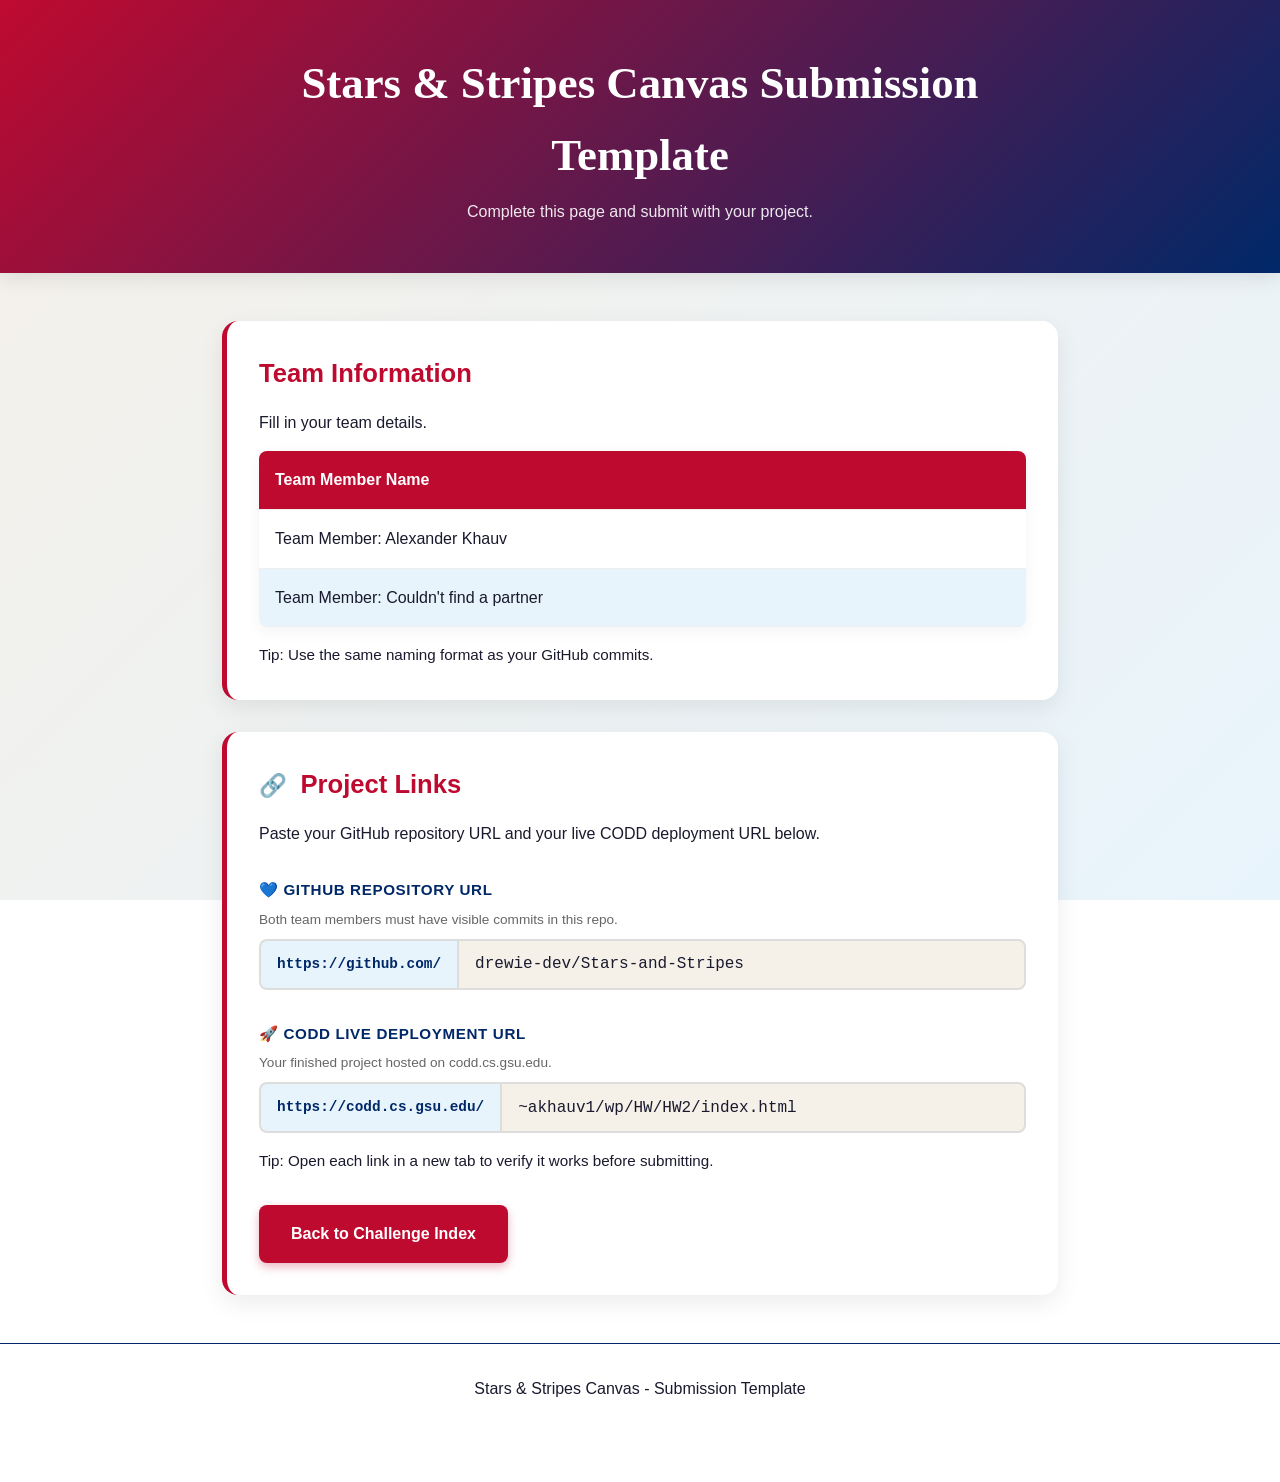
<file: submission.html>
<!DOCTYPE html>
<html lang="en">
<head>
    <meta charset="UTF-8">
    <meta name="viewport" content="width=device-width, initial-scale=1.0">
    <title>Stars &amp; Stripes Canvas Submission Template</title>
    <style>
        /* 4th of July Theme */
        :root {
            --patriot-blue: #002868;
            --liberty-red: #BF0A30;
            --star-gold: #FFD700;
            --cannon-smoke: #1a1a2e;
            --parchment: #f5f0e8;
            --sky-blue: #e8f4fc;
            /* Compatibility mappings */
            --valentine-red: var(--liberty-red);
            --love-purple: var(--patriot-blue);
            --cupid-pink: var(--patriot-blue);
            --chocolate: var(--cannon-smoke);
            --vanilla: var(--parchment);
            --blush: var(--sky-blue);
            --space-sm: 0.5rem;
            --space-md: 1rem;
            --space-lg: 2rem;
            --space-xl: 3rem;
            --radius-sm: 8px;
            --radius-md: 16px;
        }

        * {
            margin: 0;
            padding: 0;
            box-sizing: border-box;
        }

        body {
            font-family: 'Segoe UI', Tahoma, Geneva, Verdana, sans-serif;
            line-height: 1.6;
            color: var(--chocolate);
            background: linear-gradient(135deg, var(--vanilla) 0%, var(--blush) 100%);
            background-attachment: fixed;
            padding-bottom: var(--space-xl);
        }

        .container {
            max-width: 900px;
            margin: 0 auto;
            padding: 0 var(--space-lg);
        }

        .header {
            background: linear-gradient(135deg, var(--valentine-red) 0%, var(--love-purple) 100%);
            color: white;
            padding: var(--space-xl) 0;
            text-align: center;
            margin-bottom: var(--space-xl);
            box-shadow: 0 4px 20px rgba(0, 0, 0, 0.1);
        }

        .header h1 {
            font-size: 2.8rem;
            margin-bottom: var(--space-sm);
            font-family: 'Georgia', serif;
        }

        .header p {
            opacity: 0.9;
        }

        .card {
            background-color: white;
            border-radius: var(--radius-md);
            box-shadow: 0 8px 25px rgba(0, 0, 0, 0.08);
            padding: var(--space-lg);
            border-left: 5px solid var(--valentine-red);
        }

        .card-title {
            color: var(--valentine-red);
            font-size: 1.6rem;
            margin-bottom: var(--space-md);
        }

        table {
            width: 100%;
            border-collapse: collapse;
            margin-top: var(--space-md);
            background-color: #fff;
            border-radius: var(--radius-sm);
            overflow: hidden;
            box-shadow: 0 4px 15px rgba(0, 0, 0, 0.05);
        }

        th, td {
            padding: var(--space-md);
            text-align: left;
            border-bottom: 1px solid #eee;
        }

        th {
            background-color: var(--valentine-red);
            color: white;
        }

        tr:nth-child(even) {
            background-color: var(--blush);
        }

        .note {
            margin-top: var(--space-md);
            font-size: 0.95rem;
        }

        .btn {
            display: inline-block;
            background-color: var(--valentine-red);
            color: white;
            padding: var(--space-md) var(--space-lg);
            border-radius: var(--radius-sm);
            text-decoration: none;
            font-weight: 600;
            transition: all 0.3s ease;
            border: none;
            cursor: pointer;
            font-size: 1rem;
            margin-top: var(--space-lg);
            box-shadow: 0 4px 10px rgba(191, 10, 48, 0.3);
        }

        .btn:hover {
            background-color: var(--patriot-blue);
            transform: translateY(-3px);
            box-shadow: 0 6px 15px rgba(191, 10, 48, 0.4);
        }

        .btn-secondary {
            background-color: var(--patriot-blue);
            color: white;
        }

        .footer {
            text-align: center;
            margin-top: var(--space-xl);
            padding: var(--space-lg);
            color: var(--cannon-smoke);
            border-top: 1px solid var(--patriot-blue);
        }

        @media (max-width: 768px) {
            .header h1 {
                font-size: 2.2rem;
            }
        }

        /* Submission URL Fields */
        .card + .card {
            margin-top: var(--space-lg);
        }

        .field-group {
            margin-top: var(--space-lg);
        }

        .field-group label {
            display: block;
            font-weight: 700;
            font-size: 0.95rem;
            color: var(--patriot-blue);
            margin-bottom: 0.4rem;
            text-transform: uppercase;
            letter-spacing: 0.04em;
        }

        .field-group .field-hint {
            font-size: 0.85rem;
            color: #666;
            margin-bottom: 0.5rem;
        }

        .url-input {
            width: 100%;
            padding: 0.75rem var(--space-md);
            font-size: 1rem;
            font-family: 'Courier New', monospace;
            border: 2px solid #ddd;
            border-radius: var(--radius-sm);
            transition: border-color 0.2s ease, box-shadow 0.2s ease;
            background-color: var(--parchment);
            color: var(--cannon-smoke);
        }

        .url-input:focus {
            outline: none;
            border-color: var(--patriot-blue);
            box-shadow: 0 0 0 3px rgba(0, 40, 104, 0.15);
            background-color: white;
        }

        .url-input::placeholder {
            color: #aaa;
            font-style: italic;
        }

        .url-prefix {
            display: inline-block;
            background-color: var(--sky-blue);
            border: 2px solid #ddd;
            border-right: none;
            border-radius: var(--radius-sm) 0 0 var(--radius-sm);
            padding: 0.75rem var(--space-md);
            font-size: 0.9rem;
            font-family: 'Courier New', monospace;
            color: var(--patriot-blue);
            font-weight: 600;
            white-space: nowrap;
            vertical-align: middle;
        }

        .input-row {
            display: flex;
            align-items: stretch;
        }

        .input-row .url-input {
            border-radius: 0 var(--radius-sm) var(--radius-sm) 0;
            flex: 1;
        }

        .submission-icon {
            font-size: 1.4rem;
            vertical-align: middle;
            margin-right: 0.4rem;
        }
    </style>
</head>
<body>
    <header class="header">
        <div class="container">
            <h1>Stars &amp; Stripes Canvas Submission Template</h1>
            <p>Complete this page and submit with your project.</p>
        </div>
    </header>

    <div class="container">
        <section class="card">
            <h2 class="card-title">Team Information</h2>
            <p>Fill in your team details.</p>

            <table>
                <thead>
                    <tr>
                        <th>Team Member Name</th>
                    </tr>
                </thead>
                <tbody>
                    <tr>
                        <td>Team Member: Alexander Khauv</td>
                    </tr>
                    <tr>
                        <td>Team Member: Couldn't find a partner</td>
                    </tr>
                </tbody>
            </table>

            <p class="note">Tip: Use the same naming format as your GitHub commits.</p>
        </section>

        <section class="card">
            <h2 class="card-title"><span class="submission-icon">🔗</span> Project Links</h2>
            <p>Paste your GitHub repository URL and your live CODD deployment URL below.</p>

            <div class="field-group">
                <label for="github-url">💙 GitHub Repository URL</label>
                <p class="field-hint">Both team members must have visible commits in this repo.</p>
                <div class="input-row">
                    <span class="url-prefix">https://github.com/</span>
                    <input
                        type="text"
                        id="github-url"
                        class="url-input"
                        value="drewie-dev/Stars-and-Stripes"
                        placeholder="username/repo-name"
                        aria-label="GitHub repository path"
                    />
                </div>
            </div>

            <div class="field-group">
                <label for="codd-url">🚀 CODD Live Deployment URL</label>
                <p class="field-hint">Your finished project hosted on codd.cs.gsu.edu.</p>
                <div class="input-row">
                    <span class="url-prefix">https://codd.cs.gsu.edu/</span>
                    <input
                        type="text"
                        id="codd-url"
                        class="url-input"
                        value="~akhauv1/wp/HW/HW2/index.html"
                        placeholder="username/project-folder/"
                        aria-label="CODD deployment path"
                    />
                </div>
            </div>

            <p class="note">Tip: Open each link in a new tab to verify it works before submitting.</p>
            <a class="btn" href="index.html">Back to Challenge Index</a>
        </section>
    </div>

    <footer class="footer">
        <p>Stars &amp; Stripes Canvas - Submission Template</p>
    </footer>
</body>
</html>
</file>
